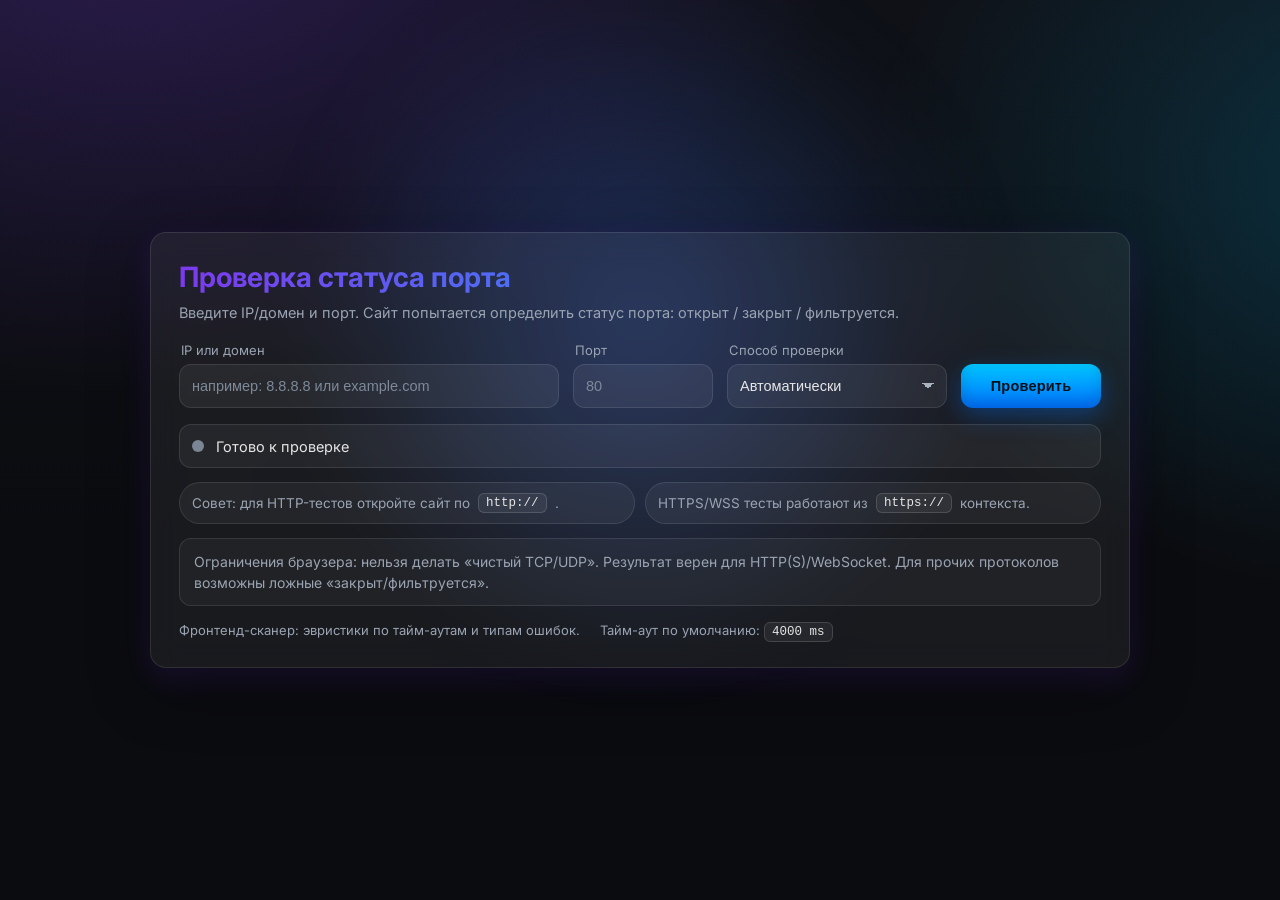
<file: port/index.html>
<!doctype html><html lang="ru"><head><meta charset="utf-8"><meta name="viewport" content="width=device-width,initial-scale=1"><title>&#1055;&#1088;&#1086;&#1074;&#1077;&#1088;&#1082;&#1072; &#1087;&#1086;&#1088;&#1090;&#1072; &#8212; @DLCHUB</title><link rel="preconnect" href="https://fonts.googleapis.com"><link href="https://fonts.googleapis.com/css2?family=Inter:wght@400;600;800&display=swap" rel="stylesheet"><script src="../protect.js"></script><link rel="stylesheet" href="styles.css"></head><body><div class="gw"></div><canvas id="fx"></canvas><div class="wrap"><div class="card"><h1>&#1055;&#1088;&#1086;&#1074;&#1077;&#1088;&#1082;&#1072; &#1089;&#1090;&#1072;&#1090;&#1091;&#1089;&#1072; &#1087;&#1086;&#1088;&#1090;&#1072;</h1><div class="sb">&#1042;&#1074;&#1077;&#1076;&#1080;&#1090;&#1077; IP/&#1076;&#1086;&#1084;&#1077;&#1085; &#1080; &#1087;&#1086;&#1088;&#1090;. &#1057;&#1072;&#1081;&#1090; &#1087;&#1086;&#1087;&#1099;&#1090;&#1072;&#1077;&#1090;&#1089;&#1103; &#1086;&#1087;&#1088;&#1077;&#1076;&#1077;&#1083;&#1080;&#1090;&#1100; &#1089;&#1090;&#1072;&#1090;&#1091;&#1089; &#1087;&#1086;&#1088;&#1090;&#1072;: &#1086;&#1090;&#1082;&#1088;&#1099;&#1090; / &#1079;&#1072;&#1082;&#1088;&#1099;&#1090; / &#1092;&#1080;&#1083;&#1100;&#1090;&#1088;&#1091;&#1077;&#1090;&#1089;&#1103;.</div><div class="rw"><div class="lg"><label>IP &#1080;&#1083;&#1080; &#1076;&#1086;&#1084;&#1077;&#1085;</label><input id="host" placeholder="&#1085;&#1072;&#1087;&#1088;&#1080;&#1084;&#1077;&#1088;: 8.8.8.8 &#1080;&#1083;&#1080; example.com" spellcheck="false"></div><div><label>&#1055;&#1086;&#1088;&#1090;</label><input id="port" placeholder="80" inputmode="numeric"></div><div><label>&#1057;&#1087;&#1086;&#1089;&#1086;&#1073; &#1087;&#1088;&#1086;&#1074;&#1077;&#1088;&#1082;&#1080;</label><select id="mode"><option value="auto">&#1040;&#1074;&#1090;&#1086;&#1084;&#1072;&#1090;&#1080;&#1095;&#1077;&#1089;&#1082;&#1080;</option><option value="http">HTTP</option><option value="https">HTTPS</option><option value="ws">WebSocket</option><option value="wss">WebSocket Secure</option></select></div><div><button id="check">&#1055;&#1088;&#1086;&#1074;&#1077;&#1088;&#1080;&#1090;&#1100;</button></div></div><div class="st" id="status"><div class="dot" id="dot"></div><div id="text">&#1043;&#1086;&#1090;&#1086;&#1074;&#1086; &#1082; &#1087;&#1088;&#1086;&#1074;&#1077;&#1088;&#1082;&#1077;</div><div id="spinner"><div class="spinner"></div></div></div><div class="grid"><div class="chip">&#1057;&#1086;&#1074;&#1077;&#1090;: &#1076;&#1083;&#1103; HTTP-&#1090;&#1077;&#1089;&#1090;&#1086;&#1074; &#1086;&#1090;&#1082;&#1088;&#1086;&#1081;&#1090;&#1077; &#1089;&#1072;&#1081;&#1090; &#1087;&#1086; <span class="kbd">http://</span>.</div><div class="chip">HTTPS/WSS &#1090;&#1077;&#1089;&#1090;&#1099; &#1088;&#1072;&#1073;&#1086;&#1090;&#1072;&#1102;&#1090; &#1080;&#1079; <span class="kbd">https://</span> &#1082;&#1086;&#1085;&#1090;&#1077;&#1082;&#1089;&#1090;&#1072;.</div></div><div class="help">&#1054;&#1075;&#1088;&#1072;&#1085;&#1080;&#1095;&#1077;&#1085;&#1080;&#1103; &#1073;&#1088;&#1072;&#1091;&#1079;&#1077;&#1088;&#1072;: &#1085;&#1077;&#1083;&#1100;&#1079;&#1103; &#1076;&#1077;&#1083;&#1072;&#1090;&#1100; &#171;&#1095;&#1080;&#1089;&#1090;&#1099;&#1081; TCP/UDP&#187;. &#1056;&#1077;&#1079;&#1091;&#1083;&#1100;&#1090;&#1072;&#1090; &#1074;&#1077;&#1088;&#1077;&#1085; &#1076;&#1083;&#1103; HTTP(S)/WebSocket. &#1044;&#1083;&#1103; &#1087;&#1088;&#1086;&#1095;&#1080;&#1093; &#1087;&#1088;&#1086;&#1090;&#1086;&#1082;&#1086;&#1083;&#1086;&#1074; &#1074;&#1086;&#1079;&#1084;&#1086;&#1078;&#1085;&#1099; &#1083;&#1086;&#1078;&#1085;&#1099;&#1077; &#171;&#1079;&#1072;&#1082;&#1088;&#1099;&#1090;/&#1092;&#1080;&#1083;&#1100;&#1090;&#1088;&#1091;&#1077;&#1090;&#1089;&#1103;&#187;.</div><footer><div>&#1060;&#1088;&#1086;&#1085;&#1090;&#1077;&#1085;&#1076;-&#1089;&#1082;&#1072;&#1085;&#1077;&#1088;: &#1101;&#1074;&#1088;&#1080;&#1089;&#1090;&#1080;&#1082;&#1080; &#1087;&#1086; &#1090;&#1072;&#1081;&#1084;-&#1072;&#1091;&#1090;&#1072;&#1084; &#1080; &#1090;&#1080;&#1087;&#1072;&#1084; &#1086;&#1096;&#1080;&#1073;&#1086;&#1082;.</div><div>&#1058;&#1072;&#1081;&#1084;-&#1072;&#1091;&#1090; &#1087;&#1086; &#1091;&#1084;&#1086;&#1083;&#1095;&#1072;&#1085;&#1080;&#1102;: <span class="kbd">4000 ms</span></div></footer></div></div><div id="toast" class="toast"><div></div><div id="toast-text">&#1055;&#1086;&#1076;&#1089;&#1082;&#1072;&#1079;&#1082;&#1072;</div></div><script src="script.js"></script></body></html>
</file>
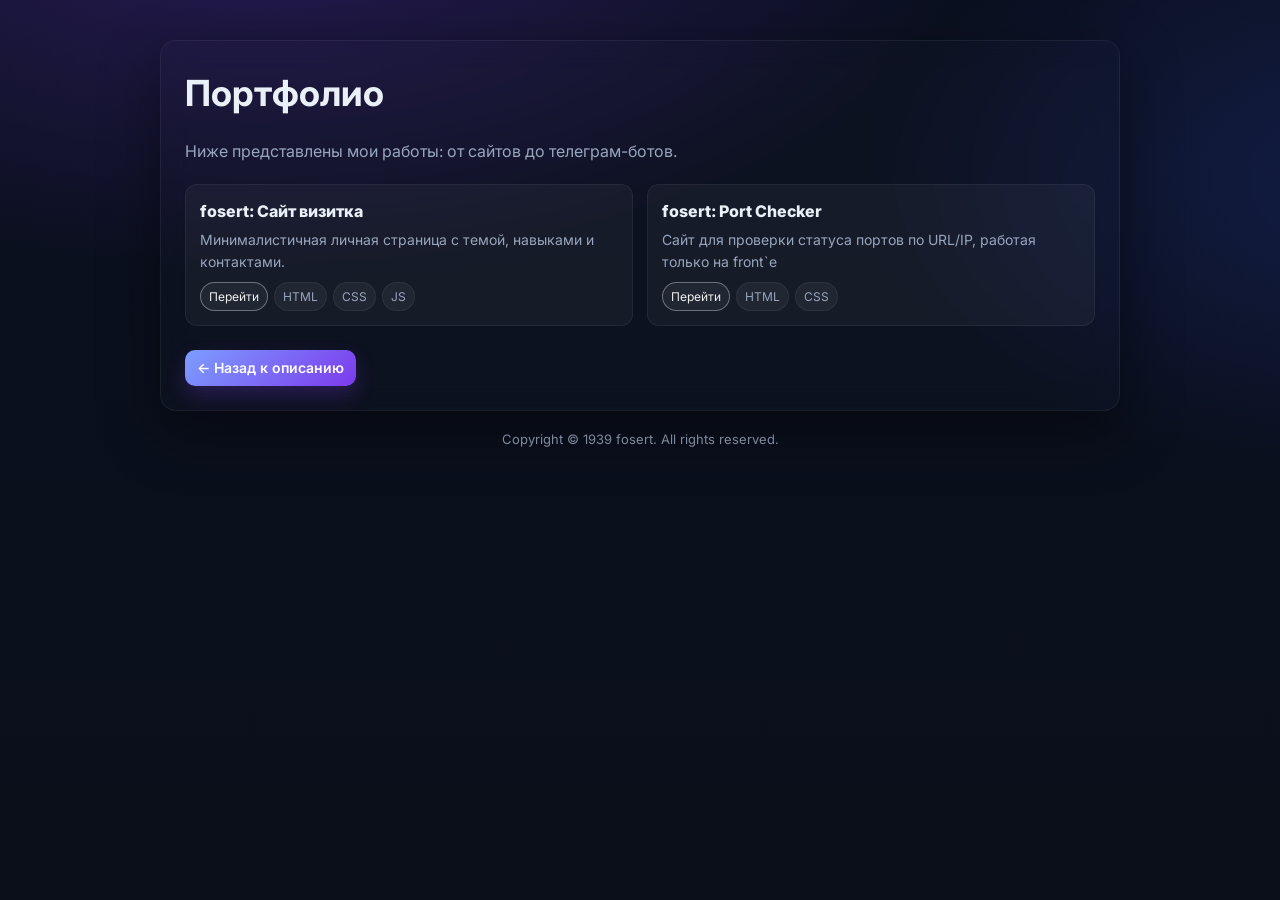
<file: portfolio/index.html>
<!DOCTYPE html><html lang="ru"><head><meta charset="utf-8"><title>&#1055;&#1086;&#1088;&#1090;&#1092;&#1086;&#1083;&#1080;&#1086; &#8226; @fos3rt</title><meta name="viewport" content="width=device-width,initial-scale=1"><meta name="color-scheme" content="light dark"><link rel="preconnect" href="https://fonts.gstatic.com" crossorigin><link href="https://fonts.googleapis.com/css2?family=Inter:wght@400;600;800&display=swap" rel="stylesheet"><script src="../protect.js"></script><link href="styles.css" rel="stylesheet"></head><body><div class="wrap"><div class="card"><h1>&#1055;&#1086;&#1088;&#1090;&#1092;&#1086;&#1083;&#1080;&#1086;</h1><p class="muted">&#1053;&#1080;&#1078;&#1077; &#1087;&#1088;&#1077;&#1076;&#1089;&#1090;&#1072;&#1074;&#1083;&#1077;&#1085;&#1099; &#1084;&#1086;&#1080; &#1088;&#1072;&#1073;&#1086;&#1090;&#1099;: &#1086;&#1090; &#1089;&#1072;&#1081;&#1090;&#1086;&#1074; &#1076;&#1086; &#1090;&#1077;&#1083;&#1077;&#1075;&#1088;&#1072;&#1084;-&#1073;&#1086;&#1090;&#1086;&#1074;.</p><div class="projects"><div class="proj"><div class="title">fosert: &#1057;&#1072;&#1081;&#1090; &#1074;&#1080;&#1079;&#1080;&#1090;&#1082;&#1072;</div><div class="desc">&#1052;&#1080;&#1085;&#1080;&#1084;&#1072;&#1083;&#1080;&#1089;&#1090;&#1080;&#1095;&#1085;&#1072;&#1103; &#1083;&#1080;&#1095;&#1085;&#1072;&#1103; &#1089;&#1090;&#1088;&#1072;&#1085;&#1080;&#1094;&#1072; &#1089; &#1090;&#1077;&#1084;&#1086;&#1081;, &#1085;&#1072;&#1074;&#1099;&#1082;&#1072;&#1084;&#1080; &#1080; &#1082;&#1086;&#1085;&#1090;&#1072;&#1082;&#1090;&#1072;&#1084;&#1080;.</div><div class="badges"><a href="../" class="badge ok">&#1055;&#1077;&#1088;&#1077;&#1081;&#1090;&#1080;</a><span class="badge">HTML</span><span class="badge">CSS</span><span class="badge">JS</span></div></div><div class="proj"><div class="title">fosert: Port Checker</div><div class="desc">&#1057;&#1072;&#1081;&#1090; &#1076;&#1083;&#1103; &#1087;&#1088;&#1086;&#1074;&#1077;&#1088;&#1082;&#1080; &#1089;&#1090;&#1072;&#1090;&#1091;&#1089;&#1072; &#1087;&#1086;&#1088;&#1090;&#1086;&#1074; &#1087;&#1086; URL/IP, &#1088;&#1072;&#1073;&#1086;&#1090;&#1072;&#1103; &#1090;&#1086;&#1083;&#1100;&#1082;&#1086; &#1085;&#1072; front`&#1077;</div><div class="badges"><a href="/port" class="badge ok">&#1055;&#1077;&#1088;&#1077;&#1081;&#1090;&#1080;</a><span class="badge">HTML</span><span class="badge">CSS</span></div></div></div><div class="actions"><a class="btn" href="../">&#8592; &#1053;&#1072;&#1079;&#1072;&#1076; &#1082; &#1086;&#1087;&#1080;&#1089;&#1072;&#1085;&#1080;&#1102;</a></div></div><footer>Copyright &#169; 1939 fosert. All rights reserved.</footer></div></body></html>
</file>
<file: port/styles.css>
:root{--a:#0b0c10;--b:#0f1117;--c:rgba(255,255,255,.06);--c2:rgba(255,255,255,.08);--d:rgba(255,255,255,.10);--e:#e6e6e6;--f:#9aa4b2;--g:#7c3aed;--g2:#00c6ff;--ok:#22c55e;--wa:#f59e0b;--er:#ef4444;--sh:0 20px 60px rgba(0,0,0,.45),0 10px 30px rgba(124,58,237,.20)}*,*::before,*::after{box-sizing:border-box}html,body{height:100%}body{margin:0;font-family:'Inter',system-ui,-apple-system,Segoe UI,Roboto,Helvetica,Arial,sans-serif;color:var(--e);background:radial-gradient(1200px 800px at 10% -10%,rgba(124,58,237,.25),transparent 60%),radial-gradient(900px 700px at 110% 20%,rgba(0,198,255,.18),transparent 60%),linear-gradient(180deg,var(--b),var(--a) 60%);overflow-x:hidden}.gw{position:fixed;left:50%;top:-20vmax;width:90vmax;height:90vmax;transform:translateX(-50%);background:radial-gradient(closest-side,rgba(124,58,237,.18),rgba(124,58,237,0) 60%),radial-gradient(closest-side,rgba(0,198,255,.16),rgba(0,198,255,0) 60%);filter:blur(40px);pointer-events:none;z-index:0;animation:dr 24s ease-in-out infinite alternate}@keyframes dr{from{transform:translateX(-55%) translateY(0)}to{transform:translateX(-45%) translateY(2vmax)}}#fx{position:fixed;inset:0;z-index:0;pointer-events:none}.wrap{position:relative;z-index:1;min-height:100vh;display:grid;place-items:center;padding:24px}.card{width:100%;max-width:980px;background:var(--c);border:1px solid var(--d);border-radius:16px;backdrop-filter:blur(14px);-webkit-backdrop-filter:blur(14px);box-shadow:var(--sh);padding:28px}h1{margin:0 0 8px;font-size:28px;line-height:1.2;background:linear-gradient(90deg,var(--g),var(--g2));-webkit-background-clip:text;background-clip:text;color:transparent}.sb{color:var(--f);font-size:14.5px;line-height:1.5;margin-bottom:18px}.rw{display:grid;grid-template-columns:1fr 140px 220px 140px;gap:14px;align-items:end;margin-bottom:16px}.lg{min-width:220px}label{display:block;color:var(--f);font-size:13px;margin:0 0 6px 2px}input,select,button{height:44px;width:100%;border-radius:12px;border:1px solid var(--d);background:rgba(255,255,255,.06);color:var(--e);padding:0 12px;font-size:14.5px;outline:none;transition:border-color .2s ease,box-shadow .2s ease,transform .06s ease-in-out,background .2s ease}input::placeholder{color:#7e8a99}input:hover,select:hover{background:rgba(255,255,255,.08);border-color:rgba(124,58,237,.35)}input:focus,select:focus{border-color:rgba(0,198,255,.55);box-shadow:0 0 0 4px rgba(0,198,255,.15)}select{appearance:none;-webkit-appearance:none;background-image:linear-gradient(45deg,transparent 50%,#aab4c0 50%),linear-gradient(135deg,#aab4c0 50%,transparent 50%),linear-gradient(to right,transparent,transparent);background-position:calc(100% - 18px) 18px,calc(100% - 12px) 18px,100% 0;background-size:6px 6px,6px 6px,2.5em 2.5em;background-repeat:no-repeat;padding-right:34px}button{background:linear-gradient(180deg,var(--g2),#0072ff);color:#031018;border:none;font-weight:700;letter-spacing:.2px;box-shadow:0 8px 24px rgba(0,114,255,.35),inset 0 -6px 16px rgba(0,0,0,.15)}button:hover{transform:translateY(-1px);box-shadow:0 10px 28px rgba(0,114,255,.45),inset 0 -6px 16px rgba(0,0,0,.18)}button:active{transform:translateY(0);box-shadow:0 6px 18px rgba(0,114,255,.35),inset 0 -6px 16px rgba(0,0,0,.18)}button:disabled{opacity:.6;pointer-events:none}.st{display:flex;align-items:center;gap:12px;background:rgba(255,255,255,.05);border:1px solid var(--d);border-radius:12px;padding:10px 12px;min-height:44px}#text{font-size:14.5px;color:var(--e)}.dot{width:12px;height:12px;border-radius:50%;background:#7a8696;box-shadow:0 0 0 0 rgba(122,134,150,0);transition:background .2s ease,box-shadow .2s ease}.dot.ok{background:var(--ok);box-shadow:0 0 0 4px rgba(34,197,94,.18),0 0 24px rgba(34,197,94,.35)}.dot.warn{background:var(--wa);box-shadow:0 0 0 4px rgba(245,158,11,.18),0 0 24px rgba(245,158,11,.35)}.dot.err{background:var(--er);box-shadow:0 0 0 4px rgba(239,68,68,.18),0 0 24px rgba(239,68,68,.35)}#spinner{margin-left:auto;display:none}.spinner{width:18px;height:18px;border:2px solid rgba(255,255,255,.18);border-top-color:rgba(0,198,255,.9);border-right-color:rgba(0,198,255,.5);border-radius:50%;animation:sp .9s linear infinite}@keyframes sp{to{transform:rotate(360deg)}}.grid{display:grid;grid-template-columns:1fr 1fr;gap:10px;margin-top:14px}.chip{display:flex;align-items:center;gap:8px;padding:10px 12px;border-radius:999px;background:rgba(255,255,255,.05);border:1px solid var(--d);color:var(--f);font-size:13.5px}.kbd{font-family:ui-monospace,SFMono-Regular,Menlo,Consolas,"Liberation Mono",monospace;font-size:12.5px;padding:2px 7px;border-radius:6px;border:1px solid rgba(255,255,255,.14);background:rgba(255,255,255,.06);color:var(--e)}.help{margin-top:14px;color:var(--f);font-size:14px;line-height:1.5;padding:12px 14px;background:rgba(255,255,255,.04);border:1px solid var(--d);border-radius:12px}footer{margin-top:16px;display:flex;flex-wrap:wrap;gap:12px 20px;color:var(--f);font-size:13px}.toast{position:fixed;left:50%;bottom:18px;transform:translateX(-50%);display:none;align-items:center;gap:10px;padding:10px 14px;background:rgba(17,20,28,.8);color:var(--e);border:1px solid var(--d);border-radius:12px;box-shadow:0 12px 40px rgba(0,0,0,.45);z-index:10;backdrop-filter:blur(10px)}.toast>div:first-child{width:12px;height:12px;border-radius:50%;background:var(--wa)}@media(max-width:980px){.card{max-width:820px}}@media(max-width:860px){.rw{grid-template-columns:1fr 120px 1fr 120px}}@media(max-width:700px){.rw{grid-template-columns:1fr}button#check{height:48px}.grid{grid-template-columns:1fr}}:focus-visible{outline:2px solid rgba(0,198,255,.65);outline-offset:2px}
</file>
<file: portfolio/styles.css>
:root{--a:#0b1020;--b:#0a0f1a;--c:rgba(255,255,255,.01);--d:rgba(255,255,255,.06);--e:#eaf0f7;--f:#98a6bd;--g:#7c9eff;--h:#7c3aed;--k:0 20px 60px rgba(0,0,0,.45)}html.tl{--a:#eef2f7;--b:#e6ebf3;--c:#ffffffee;--d:#cfd8e3;--e:#0e1624;--f:#455567;--g:#3b82f6;--h:#7c3aed;--k:0 10px 30px rgba(8,15,35,.08)}*,*::before,*::after{box-sizing:border-box}html,body{margin:0;padding:0}body{min-height:100svh;font:16px/1.6 Inter,system-ui,-apple-system,Segoe UI,Roboto,sans-serif;background:radial-gradient(1200px 600px at 20% -10%,rgba(124,58,237,.25),transparent 60%),radial-gradient(900px 500px at 110% 20%,rgba(51,92,255,.18),transparent 60%),linear-gradient(180deg,var(--a),var(--b));color:var(--e)}img,svg{max-width:100%;height:auto;display:block}.wrap{max-width:1000px;margin:0 auto;padding:40px 20px}.card{background:var(--c);border:1px solid var(--d);border-radius:16px;backdrop-filter:blur(14px);-webkit-backdrop-filter:blur(14px);box-shadow:var(--k);padding:24px;animation:fi .28s ease both}@keyframes fi{from{opacity:0;transform:translateY(6px)}}h1{margin:0 0 6px;font-size:clamp(28px,6vw,36px)}.muted{color:var(--f)}a{text-decoration:none}.projects{margin-top:20px;display:grid;grid-template-columns:repeat(auto-fit,minmax(260px,1fr));gap:14px}.proj{padding:14px;border-radius:12px;background:rgba(255,255,255,.04);border:1px solid var(--d);transition:transform .15s ease,background .2s ease}.proj:hover{transform:translateY(-2px);background:rgba(255,255,255,.06)}.title{font-weight:800}.desc{font-size:14px;margin-top:4px;color:var(--f)}.badges{margin-top:8px;display:flex;gap:6px;flex-wrap:wrap}.badge{font-size:12px;padding:4px 8px;border-radius:999px;background:rgba(255,255,255,.05);border:1px solid var(--d);color:var(--f)}.badge.ok{color:#ffffffee;border-color:rgba(255,255,255,.35)}.actions{margin-top:24px;display:flex;gap:12px;flex-wrap:wrap}.btn{padding:8px 12px;border-radius:10px;border:none;font-weight:600;cursor:pointer;background:linear-gradient(135deg,var(--g),var(--h));color:#fff;text-decoration:none;display:inline-flex;align-items:center;line-height:1;font-size:14px;min-height:36px;box-shadow:0 10px 20px rgba(124,58,237,.24);transition:transform .1s ease,opacity .2s ease}.btn:hover{transform:translateY(-1px)}footer{margin-top:18px;font-size:13px;text-align:center;color:var(--f)}
</file>
